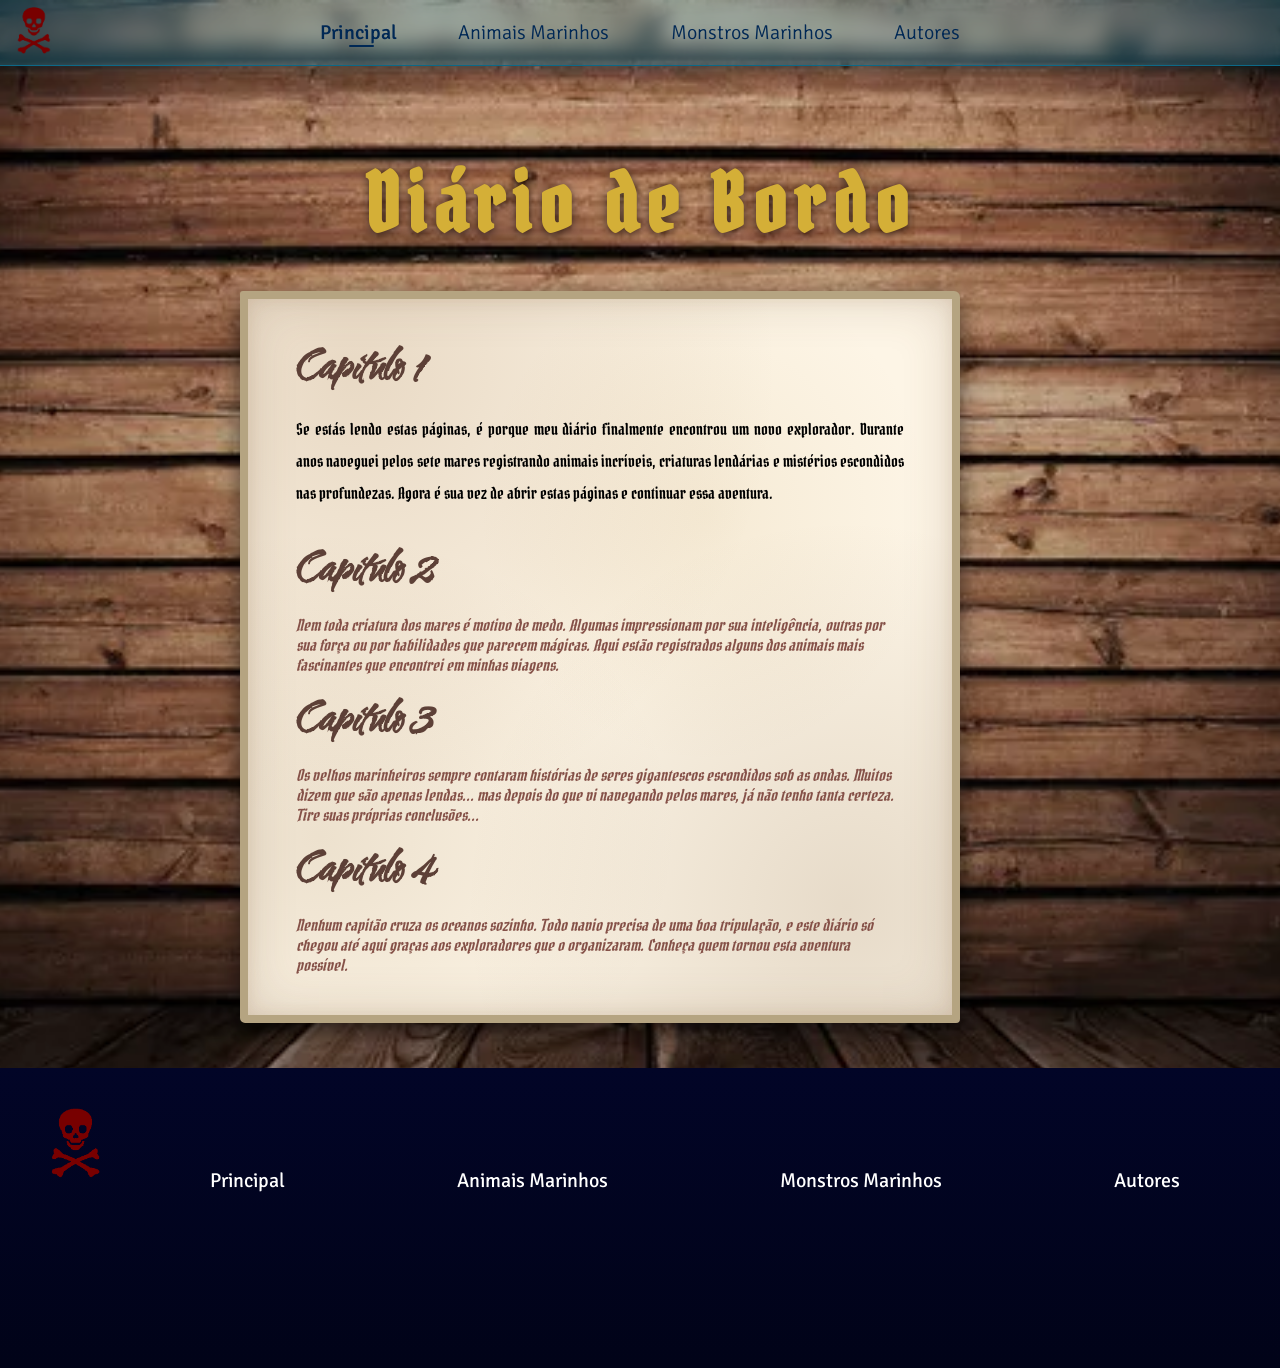
<file: páginas/index.html>
<!DOCTYPE html>
<html lang="pt-BR">

<head>
    <meta charset="UTF-8">
    <meta name="viewport" content="width=device-width, initial-scale=1.0">
    <title>O Bestiário dos Sete Mares</title>
    <link rel="stylesheet" href="../estilos/menu.css">
    <link rel="stylesheet" href="../estilos/inicial.css">
    <link rel="shortcut icon" href="../imagens/favico.ico" type="image/x-icon">
    <link rel="preconnect" href="https://fonts.googleapis.com">
    <link rel="preconnect" href="https://fonts.gstatic.com" crossorigin>
    <link href="https://fonts.googleapis.com/css2?family=Oldenburg&family=Pirata+One&family=Water+Brush&display=swap"
        rel="stylesheet">
    <link rel="stylesheet" href="../estilos/footer.css">
</head>

<body>
    <header>
        <img src="../imagens/caveira.png" alt="logo de uma caveira">
        <nav>
            <ul>
                <li><a href="./index.html" class="selected">Principal</a></li>
                <li><a href="./animais.html">Animais Marinhos</a></li>
                <li><a href="./monstros.html">Monstros Marinhos</a></li>
                <li><a href="./autores.html">Autores</a></li>
            </ul>
        </nav>
    </header>

    <main>
        <h1>Diário de Bordo</h1>

        <div class="capitulos">
            <h2>Capitulo 1</h2>
            <p>Se estás lendo estas páginas, é porque meu diário finalmente encontrou um novo explorador. Durante anos
                naveguei pelos sete mares registrando animais incríveis, criaturas lendárias e mistérios escondidos nas
                profundezas. Agora é sua vez de abrir estas páginas e continuar essa aventura.</p>

            <div class="cards">
                <div class="card-paginas">
                    <h3>Capítulo 2</h3>
                    <a href="animais.html">Nem toda criatura dos mares é motivo de medo. Algumas
                        impressionam por sua inteligência, outras por sua força ou por habilidades que parecem mágicas.
                        Aqui estão registrados alguns dos animais mais fascinantes que encontrei em minhas viagens.</a>
                </div>
                <div class="card-paginas">
                    <h3>Capítulo 3</h3>
                    <a href="monstros.html">Os velhos marinheiros sempre contaram histórias de seres
                        gigantescos escondidos sob as ondas. Muitos dizem que são apenas lendas... mas depois do que vi
                        navegando pelos mares, já não tenho tanta certeza. Tire suas próprias conclusões...</a>
                </div>
                <div class="card-paginas">
                    <h3>Capítulo 4</h3>
                    <a href="autores.html">Nenhum capitão cruza os oceanos sozinho. Todo navio precisa de
                        uma boa tripulação, e este diário só chegou até aqui graças aos exploradores que o organizaram.
                        Conheça quem tornou esta aventura possível.</a>
                </div>
            </div>
        </div>
    </main>
    <footer>
        <img src="../imagens/caveira.png" alt="logo">
        <ul>
            <li><a href="./index.html">Principal</a></li>
            <li><a href="./animais.html">Animais Marinhos</a></li>
            <li><a href="./monstros.html">Monstros Marinhos</a></li>
            <li><a href="./autores.html">Autores</a></li>
        </ul>
    </footer>
</body>

</html>
</file>
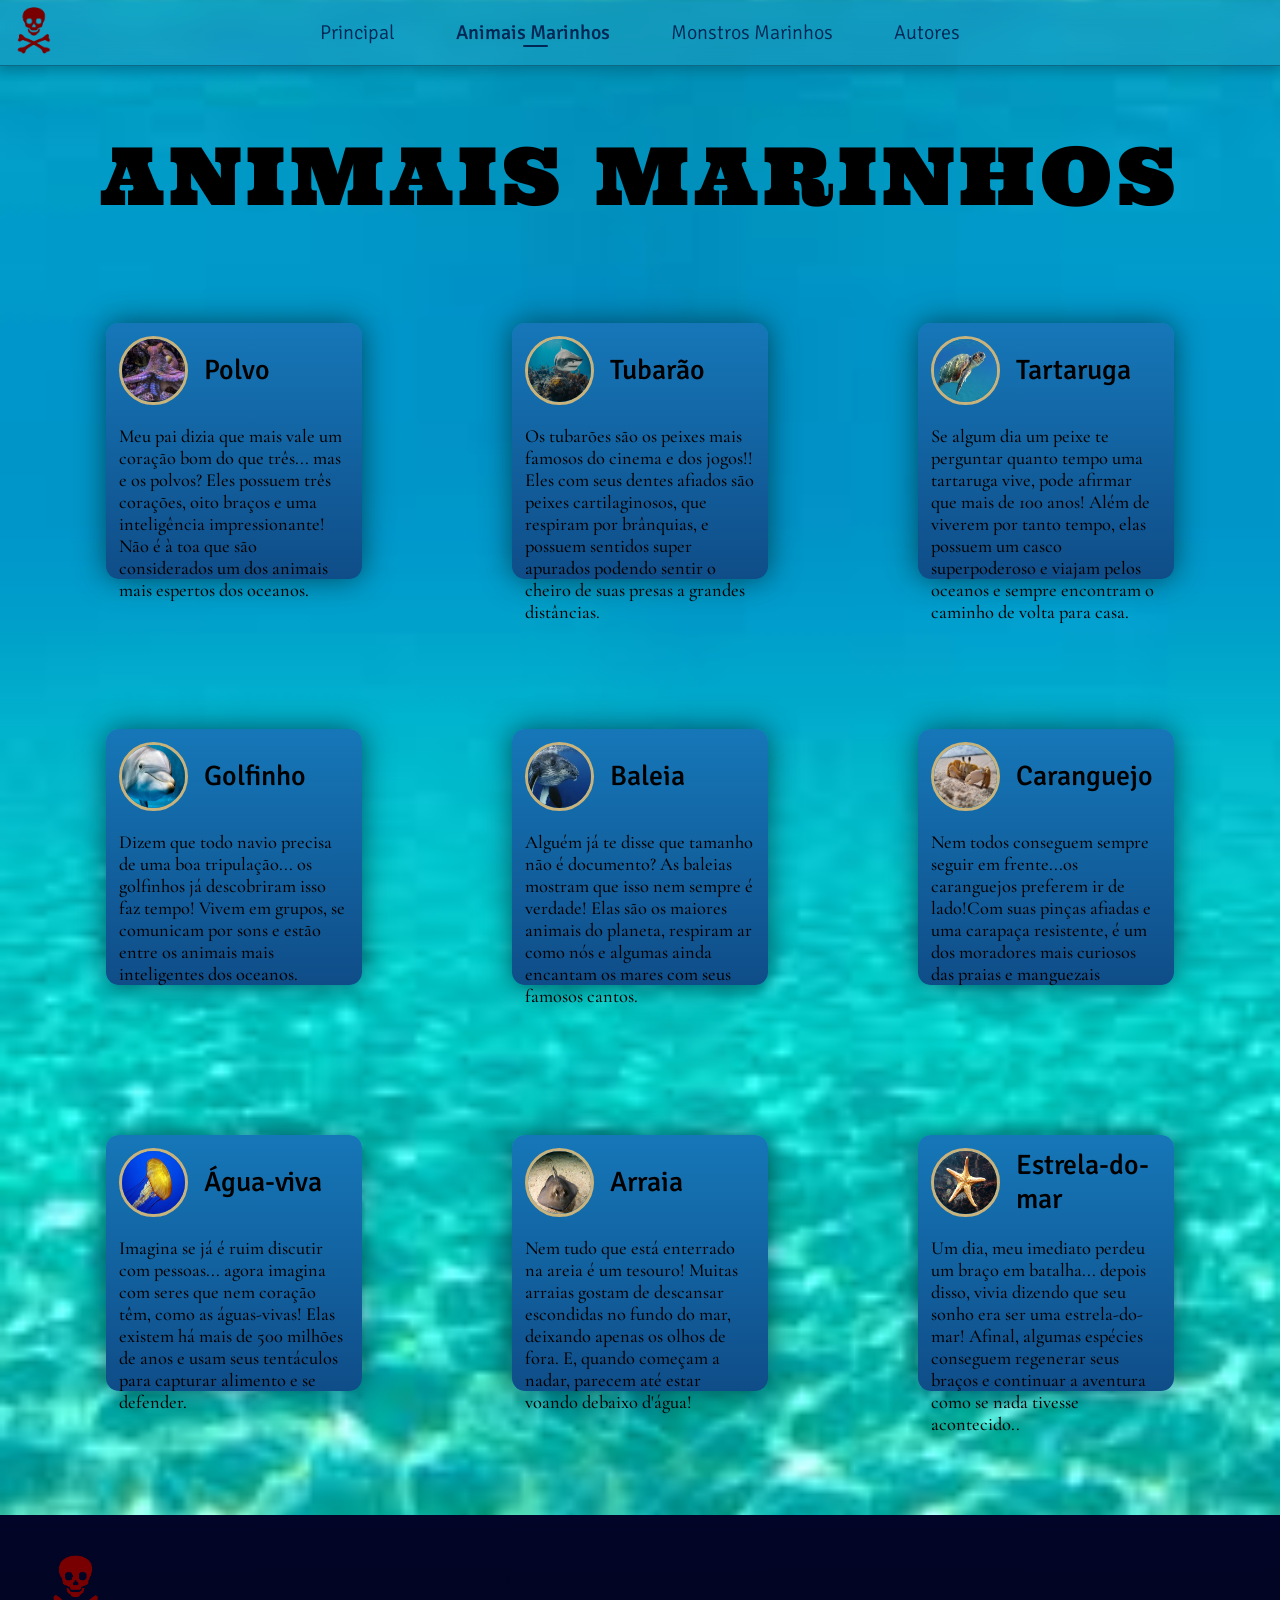
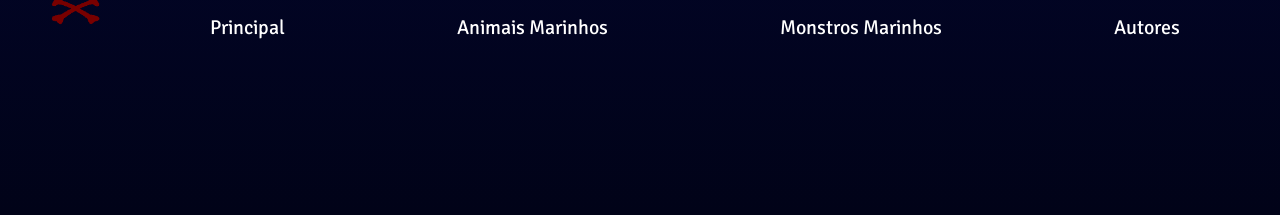
<file: páginas/animais.html>
<!DOCTYPE html>
<html lang="pt-br">

<head>
    <meta charset="UTF-8">
    <meta name="viewport" content="width=device-width, initial-scale=1.0">
    <title>O Bestiário dos Sete Mares</title>
    <link rel="stylesheet" href="../estilos/menu.css">
    <link rel="stylesheet" href="../estilos/animais.css">
    <link rel="shortcut icon" href="../imagens/favico.ico" type="image/x-icon">
    <link rel="stylesheet" href="../estilos/footer.css">
</head>

<body>
    <header>
        <img src="../imagens/caveira.png" alt="logo de uma caveira">
        <nav>
            <ul>
                <li><a href="./index.html">Principal</a></li>
                <li><a href="./animais.html" class="selected">Animais Marinhos</a></li>
                <li><a href="./monstros.html">Monstros Marinhos</a></li>
                <li><a href="./autores.html">Autores</a></li>
            </ul>
        </nav>
    </header>
    <main>
        <h1>ANIMAIS MARINHOS</h1>
        <div>
            <ul>
                <li>
                    <div class="card-animal">
                        <img src="../imagens/polvo.png" alt="Polvo">
                        <h2>Polvo</h2>
                        <p>Meu pai dizia que mais vale um coração bom do que três... mas e os polvos? Eles possuem três
                            corações, oito braços e uma inteligência impressionante! Não é à toa que são considerados
                            um dos animais mais espertos dos oceanos.</p>
                    </div>
                </li>
                <li>
                    <div class="card-animal">
                        <img src="../imagens/tubarao.png" alt="Tubarão">
                        <h2>Tubarão</h2>
                        <p>Os tubarões são os peixes mais famosos do cinema e dos jogos!! Eles com seus dentes afiados
                            são peixes cartilaginosos, que respiram por brânquias, e possuem sentidos super apurados
                            podendo sentir o cheiro de suas presas a grandes distâncias.</p>
                    </div>
                </li>
                <li>
                    <div class="card-animal">
                        <img src="../imagens/tartaruga.jpg" alt="Tartaruga">
                        <h2>Tartaruga</h2>
                        <p>Se algum dia um peixe te perguntar quanto tempo uma tartaruga vive, pode afirmar que mais de
                            100 anos! Além de viverem por tanto tempo, elas possuem um casco superpoderoso e viajam
                            pelos
                            oceanos e sempre encontram o caminho de volta para casa.</p>
                    </div>
                </li>
                <li>
                    <div class="card-animal">
                        <img src="../imagens/golfinho.jpg" alt="Golfinho">
                        <h2>Golfinho</h2>
                        <p>Dizem que todo navio precisa de uma boa tripulação... os golfinhos já descobriram isso
                            faz tempo! Vivem em grupos, se comunicam por sons e estão entre os animais mais inteligentes
                            dos oceanos.
                        </p>
                    </div>
                </li>
                <li>
                    <div class="card-animal">
                        <img src="../imagens/baleia.jpg" alt="Baleia">
                        <h2>Baleia</h2>
                        <p>Alguém já te disse que tamanho não é documento? As baleias mostram que isso nem sempre é
                            verdade! Elas são os maiores animais do planeta, respiram ar como nós e algumas
                            ainda encantam os mares com seus famosos cantos.</p>
                    </div>
                </li>
                <li>
                    <div class="card-animal">
                        <img src="../imagens/caranguejo.jpeg" alt="Caranguejo">
                        <h2>Caranguejo</h2>
                        <p>Nem todos conseguem sempre seguir em frente...os caranguejos preferem ir de lado!Com suas
                            pinças afiadas e uma carapaça resistente, é um dos moradores mais curiosos das praias e
                            manguezais</p>
                    </div>
                </li>
                <li>
                    <div class="card-animal">
                        <img src="../imagens/agua-viva.jpg" alt="Água-viva">
                        <h2>Água-viva</h2>
                        <p>Imagina se já é ruim discutir com pessoas... agora imagina com seres que nem coração têm,
                            como as águas-vivas! Elas existem há mais de 500 milhões de anos e usam seus tentáculos para
                            capturar alimento e se defender.</p>
                    </div>
                </li>
                <li>
                    <div class="card-animal">
                        <img src="../imagens/arraia.jpg" alt="Arraia">
                        <h2>Arraia</h2>
                        <p>
                            Nem tudo que está enterrado na areia é um tesouro! Muitas arraias gostam de descansar
                            escondidas no fundo do mar, deixando apenas os olhos de fora. E, quando começam a nadar,
                            parecem até estar voando debaixo d'água!
                        </p>
                    </div>
                </li>
                <li>
                    <div class="card-animal">
                        <img src="../imagens/estrela-do-mar.jpg" alt="Estrela-do-mar">
                        <h2>Estrela-do-mar</h2>
                        <p>Um dia, meu imediato perdeu um braço em batalha... depois disso, vivia dizendo que seu sonho
                            era ser uma estrela-do-mar! Afinal, algumas espécies conseguem regenerar seus braços e
                            continuar a aventura como se nada tivesse acontecido..</p>
                    </div>
                </li>
            </ul>
        </div>
    </main>
    <footer>
        <img src="../imagens/caveira.png" alt="logo">
        <ul>
            <li><a href="./index.html">Principal</a></li>
            <li><a href="./animais.html">Animais Marinhos</a></li>
            <li><a href="./monstros.html">Monstros Marinhos</a></li>
            <li><a href="./autores.html">Autores</a></li>
        </ul>
    </footer>
</body>

</html>
</file>
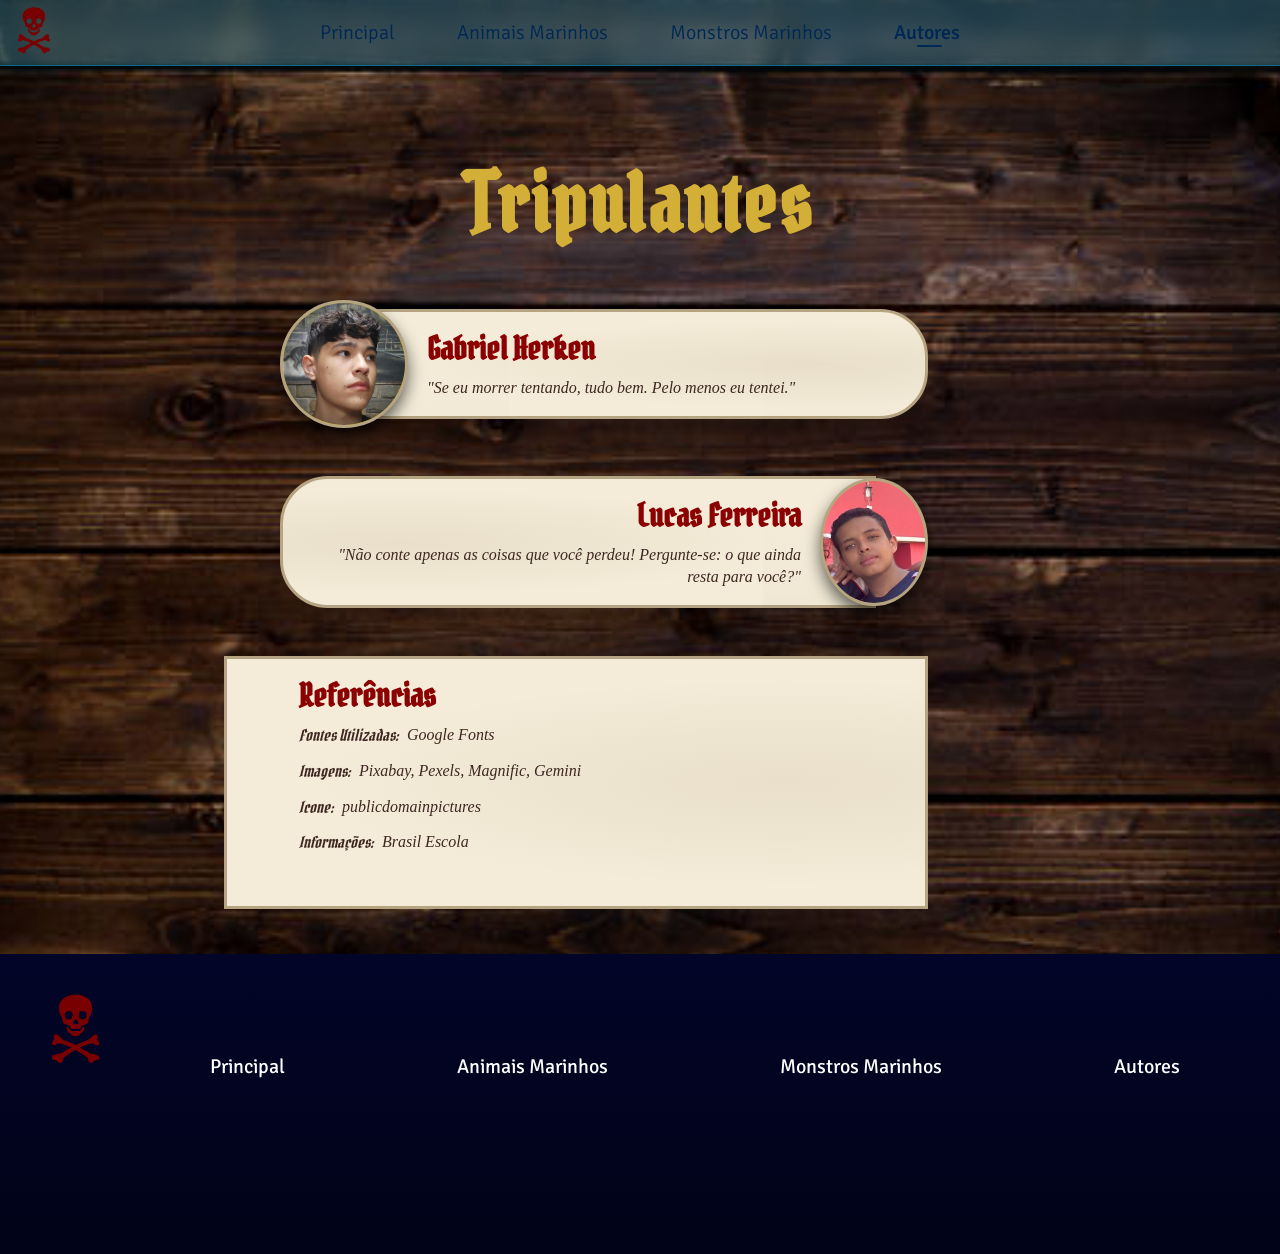
<file: páginas/autores.html>
<!DOCTYPE html>
<html lang="pt-BR">

<head>
    <meta charset="UTF-8">
    <meta name="viewport" content="width=device-width, initial-scale=1.0">
    <title>O Bestiário dos Sete Mares</title>
    <link rel="stylesheet" href="../estilos/menu.css">
    <link rel="stylesheet" href="../estilos/autores.css">
    <link rel="preconnect" href="https://fonts.googleapis.com">
    <link rel="preconnect" href="https://fonts.gstatic.com" crossorigin>
    <link href="https://fonts.googleapis.com/css2?family=Pirata+One&family=Water+Brush&display=swap" rel="stylesheet">
    <link rel="stylesheet" href="../estilos/footer.css">
</head>

<body>
    <header>
        <img src="../imagens/caveira.png" alt="logo de uma caveira">
        <nav>
            <ul>
                <li><a href="./index.html">Principal</a></li>
                <li><a href="./animais.html">Animais Marinhos</a></li>
                <li><a href="./monstros.html">Monstros Marinhos</a></li>
                <li><a href="./autores.html" class="selected">Autores</a></li>
            </ul>
        </nav>
    </header>

    <main>
        <h1>Tripulantes</h1>

        <div class="container-tripulacao">

            <article class="card-tripulante">
                <div class="avatar-foto">
                    <img src="../imagens/gabriel.jpeg" alt="Gabriel Herken">
                </div>
                <div class="autor">
                    <h2>Gabriel Herken</h2>
                    <p class="frase">"Se eu morrer tentando, tudo bem. Pelo menos eu tentei."</p>
                </div>
            </article>

            <article class="card-tripulante invertido">
                <div class="avatar-foto">
                    <img src="../imagens/lucas.jpeg" alt="Lucas Ferreira">
                </div>
                <div class="autor">
                    <h2>Lucas Ferreira</h2>
                    <p class="frase">"Não conte apenas as coisas que você perdeu! Pergunte-se: o que ainda resta para você?"</p>
                </div>
            </article>

            <article class="fontes">
                <h2>Referências</h2>
                <dl>
                    <div class="pares-fonte">
                        <dt>Fontes Utilizadas:</dt>
                        <dd>Google Fonts</dd>
                    </div>

                    <div class="pares-fonte">
                        <dt>Imagens:</dt>
                        <dd>Pixabay, Pexels, Magnific, Gemini</dd>
                    </div>

                    <div class="pares-fonte">
                        <dt>Icone:</dt>
                        <dd>publicdomainpictures</dd>
                    </div>

                    <div class="pares-fonte">
                        <dt>Informações:</dt>
                        <dd>Brasil Escola</dd>
                    </div>
                </dl>
            </article>
        </div>
    </main>
    <footer>
        <img src="../imagens/caveira.png" alt="logo">
        <ul>
            <li><a href="./index.html">Principal</a></li>
            <li><a href="./animais.html">Animais Marinhos</a></li>
            <li><a href="./monstros.html">Monstros Marinhos</a></li>
            <li><a href="./autores.html">Autores</a></li>
        </ul>
    </footer>
</body>

</html>
</file>
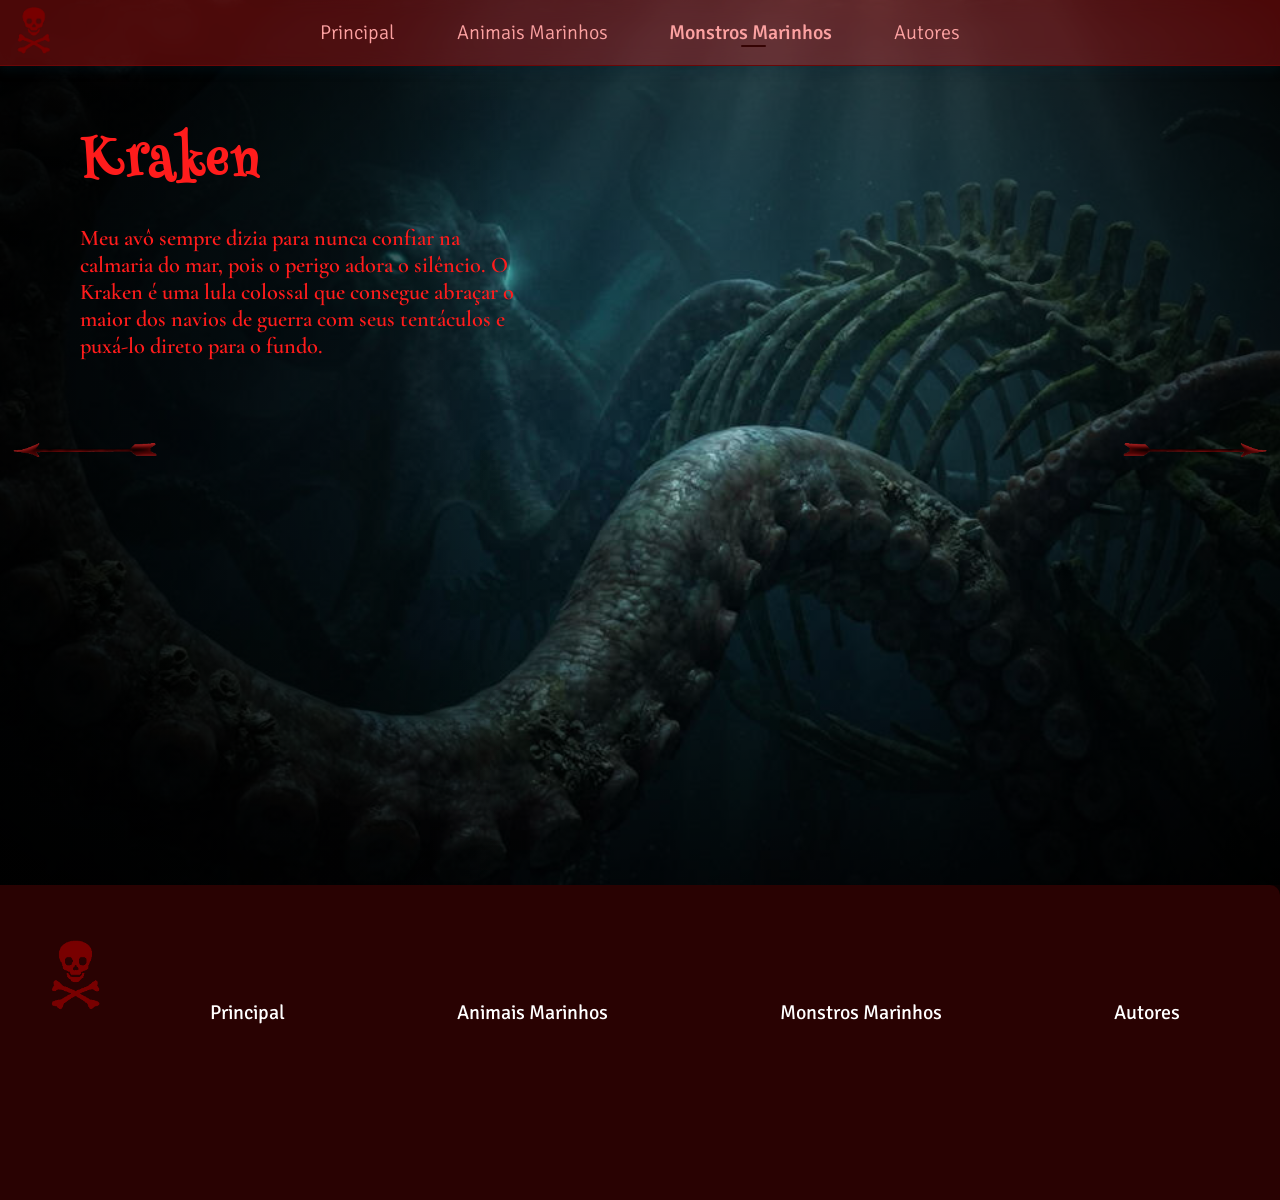
<file: páginas/monstros.html>
<!DOCTYPE html>
<html lang="pt-br">
<head>
    <meta charset="UTF-8">
    <meta name="viewport" content="width=device-width, initial-scale=1.0">
    <title>O Bestiário dos Sete Mares</title>
    <link rel="stylesheet" href="../estilos/menu.css">
    <link rel="stylesheet" href="../estilos/footer.css">
    <link rel="stylesheet" href="../estilos/monstros.css">
    <link rel="shortcut icon" href="../imagens/favico.ico" type="image/x-icon">
</head>
<body>
    <header>
        <img src="../imagens/caveira.png" alt="logo de uma caveira">
        <nav>
            <ul>
                <li><a href="./index.html">Principal</a></li>
                <li><a href="./animais.html">Animais Marinhos</a></li>
                <li><a href="./monstros.html" class="selected">Monstros Marinhos</a></li>
                <li><a href="./autores.html">Autores</a></li>
            </ul>
        </nav>
    </header>
    <main>
        <div id="monsters">
            <div class="monster-div" id="current-monster">
                <div class="leftblack"></div>
                <h1>Monstrozão</h1>
                <p>Lorem ipsum, dolor sit amet consectetur adipisicing elit. Et, debitis earum nisi voluptatibus temporibus recusandae eum sequi, odio dolor fugiat dolorem ut a sunt nemo. Sed cupiditate ipsam veritatis minus.</p>
                <div class="progress anim"></div>
            </div>
            <div class="monster-div" id="next-monster">
                <div class="leftblack"></div>
                <h1>Monstrozão</h1>
                <p>Lorem ipsum, dolor sit amet consectetur adipisicing elit. Et, debitis earum nisi voluptatibus temporibus recusandae eum sequi, odio dolor fugiat dolorem ut a sunt nemo. Sed cupiditate ipsam veritatis minus.</p>
                <div class="progress"></div>
            </div>
        </div>
        <img src="../imagens/leftarrow.png" alt="Monstro Anterior" class="button" id="left-button">
        <img src="../imagens/leftarrow.png" alt="Monstro Posterior" class="button" id="right-button"> 
    </main>
    <footer>
        <img src="../imagens/caveira.png" alt="logo">
        <ul>
            <li><a href="./index.html">Principal</a></li>
            <li><a href="./animais.html">Animais Marinhos</a></li>
            <li><a href="./monstros.html">Monstros Marinhos</a></li>
            <li><a href="./autores.html">Autores</a></li>
        </ul>
    </footer>

    <script>
        const beforeButton = document.getElementById('left-button');
        const nextButton = document.getElementById('right-button');

        const monstersDiv = document.getElementById('monsters');
        const currentDiv = document.getElementById('current-monster');
        const nextDiv = document.getElementById('next-monster');

        let monstros;
        let animating = false;
        let index = 0;
        let changed;

        function changeMonster(direction) {
            if (!animating) {
                if (direction === 'next') {
                    index++;
                    if (index == monstros.length) {
                        index = 0;
                    }

                    nextDiv.style.backgroundImage = `url(../imagens/${monstros[index].url})`;
                    nextDiv.getElementsByTagName('h1')[0].innerText = monstros[index].nome;
                    nextDiv.getElementsByTagName('p')[0].innerText = monstros[index].descricao;
                    currentDiv.getElementsByClassName('progress')[0].classList.remove('anim');
                    nextDiv.getElementsByClassName('progress')[0].classList.remove('anim');
                } else {
                    nextDiv.style.backgroundImage = `url(../imagens/${monstros[index].url})`;
                    nextDiv.getElementsByTagName('h1')[0].innerText = monstros[index].nome;
                    nextDiv.getElementsByTagName('p')[0].innerText = monstros[index].descricao;

                    index--;
                    if (index == -1) {
                        index = monstros.length - 1;
                    }

                    currentDiv.style.backgroundImage = `url(../imagens/${monstros[index].url})`;
                    currentDiv.getElementsByTagName('h1')[0].innerText = monstros[index].nome;
                    currentDiv.getElementsByTagName('p')[0].innerText = monstros[index].descricao;
                    currentDiv.getElementsByClassName('progress')[0].classList.remove('anim');
                }


                animating = true;
                monstersDiv.classList.add(direction === 'next' ? 'nextmonster' : 'lastmonster');
                setTimeout(() => {
                    if (direction === 'next') {
                        currentDiv.style.backgroundImage = `url(../imagens/${monstros[index].url})`;
                        currentDiv.getElementsByTagName('h1')[0].innerText = monstros[index].nome;
                        currentDiv.getElementsByTagName('p')[0].innerText = monstros[index].descricao;
                    }
                    currentDiv.getElementsByClassName('progress')[0].classList.add('anim');

                    monstersDiv.classList.remove(direction === 'next' ? 'nextmonster' : 'lastmonster');
                    changed = Date.now();
                    const lastChanged = changed;
                    animating = false;

                    setTimeout(() => {
                        if (lastChanged == changed) {
                            changeMonster('next');
                        }
                    }, 5000);
                }, 500);
            }
        }

        function startJS() {
            currentDiv.style.backgroundImage = `url(../imagens/${monstros[0].url})`;
            currentDiv.getElementsByTagName('h1')[0].innerText = monstros[0].nome;
            currentDiv.getElementsByTagName('p')[0].innerText = monstros[0].descricao;

            changed = Date.now();
            const lastChanged = changed;

            setTimeout(() => {
                if (lastChanged == changed) {
                    changeMonster('next');
                }
            }, 5000);

            beforeButton.addEventListener('click', () => changeMonster('before'));
            nextButton.addEventListener('click', () => changeMonster('next'));
        }

        fetch('../objetos/monstros.json')
            .then(response => response.json())
            .then(data => {monstros = data; startJS()})
            .catch(error => console.error(error));
    </script>
</body>
</html>
</file>
<file: estilos/menu.css>
@import url('https://fonts.googleapis.com/css2?family=Signika:wght@300..700&display=swap');

* {
    margin: 0;
    padding: 0;
    box-sizing: border-box;
}

header {
    padding: 1.25rem 0;
    position: fixed;
    width: 100%;
    border: 0;
    border-bottom: 1px;
    border-style: solid;
    border-color: rgb(12, 105, 136);
    backdrop-filter: blur(10px);
    background-color: rgba(59, 169, 206, 0.295);
    box-shadow: 0 5px 10px rgba(2, 41, 54, 0.26);
    z-index: 10;
}

header img {
    position: absolute;
    height: calc(3.75rem - 20%);
    top: 10%;
    left: 10px;
}

nav ul {
    display: flex;
    justify-content: space-between;
    font-size: 1.25rem;
    list-style-type: none;
    width: 50%;
    margin: auto;
}

nav a {
    text-decoration: none;
    color: #002855;
    font-family: 'Signika';
    transition: opacity 200ms ease-in-out;
    font-weight: 300;
    position: relative;
}

nav a.selected {
    font-weight: 500;
}

nav a::after {
    content: '';
    width: 0;
    height: 2px;
    background-color: #002855;
    display: block;
    position: absolute;
    left: calc(50% - 10px);
    border-radius: 5px;

    transition: all 50ms ease-in-out;
}

nav a.selected::after {
    width: 25px;
}

nav a:hover::after {
    width: 100%;
    left: 0;
}

nav a:active {
    opacity: .6;
}
</file>
<file: estilos/inicial.css>
@import url('https://fonts.googleapis.com/css2?family=Pirata+One&family=Water+Brush&display=swap');

* {
    margin: 0;
    padding: 0;
    box-sizing: border-box;
}

.pirata-one-regular {
    font-family: "Pirata One";
    font-weight: 400;
    font-style: normal;
}

body {
    background-image: url(../imagens/fundo-madeira.jpg);
    background-repeat: no-repeat;
    background-position: center;
    background-size: cover;
    display: flex;
    flex-direction: column;
    align-items: center;
}

main{
    padding-top: 12vh;
}

h1 {
    font-family: 'Pirata One', cursive;
    font-size: 5rem;
    text-align: center;
    color: #d4af37;
    margin-top: 5vh;
    margin-bottom: 4vh;
    text-shadow: 0 2px 8px rgba(0, 0, 0, 0.6);
    letter-spacing: 0.1em;
}

.capitulos {
    background-color: #fdf5e6;
    background-image: radial-gradient(ellipse at 15% 10%, rgba(139, 90, 43, 0.18) 0%, transparent 50%),
        radial-gradient(ellipse at 85% 85%, rgba(101, 67, 33, 0.15) 0%, transparent 45%),
        radial-gradient(ellipse at 65% 30%, rgba(180, 140, 60, 0.10) 0%, transparent 35%),
        radial-gradient(ellipse at 10% 75%, rgba(120, 80, 30, 0.12) 0%, transparent 40%);

    font-family: 'Pirata One', cursive;
    max-width: 50em;
    width: 90%;
    padding: 2.5em 3em;
        box-shadow:
        0 0.5rem 1.5em  rgba(0,   0,   0,   0.6),
        inset 0 0 50px  rgba(101, 67,  33,  0.20),
        inset 0 0 15px  rgba(139, 90,  43,  0.12);
    border: 0.5rem solid #b5a481;
    border-radius: 3px 6px 4px 5px;
    margin-bottom: 5vh;
    box-sizing: border-box;
    overflow: hidden;
}

.capitulos h2, h3{
    font-family: 'Water Brush', cursive;
    font-size: 2.5rem;
    margin-top: 0;
    margin-bottom: 1rem;
    color: #5d4037;
}

.capitulos p {
    font-size: 1rem;
    line-height: 2;
    text-align: justify;
    margin-bottom: 2rem;
}

.cards {
    display: flex;
    flex-direction: column;
    gap: 1rem;
}

.card-paginas a {
    color: #855148;
    text-decoration: none;
    font-size: 1rem;
    font-style: italic;
    display: inline-block;
    transition: color 0.2s, transform 0.2;
}

.card-paginas a:hover {
    color: #8b0000;
    transform: translateX(0.3rem);
    text-decoration: underline;
}
</file>
<file: estilos/footer.css>
@import url('https://fonts.googleapis.com/css2?family=Signika:wght@300..700&display=swap');

footer {
    background-image: linear-gradient(rgb(2, 5, 39), rgb(1, 3, 24));
    display: flex;
    position: relative;
    min-height: 300px;
}

footer img {
    position: absolute;
    width: 70px;
    top: 40px;
    left: 40px
}

footer ul {
    margin-left: 110px;
    margin-top: 100px;
    display: flex;
    justify-content: space-between;
    width: calc(100vw - 110px);
    padding: 0 100px;
    list-style-type: none;
}

footer a {
    color: white;
    text-decoration: none;
    font-family: 'Signika';
    font-size: 1.25rem;
}

footer a:hover {
    text-decoration: underline;
}
</file>
<file: estilos/animais.css>
@import url('https://fonts.googleapis.com/css2?family=Ultra&display=swap');
@import url('https://fonts.googleapis.com/css2?family=Signika:wght@300..700&display=swap');
@import url('https://fonts.googleapis.com/css2?family=Cormorant+Garamond:ital,wght@0,300..700;1,300..700&display=swap');

* {
    margin: 0;
    padding: 0;
    box-sizing: border-box;
}

main {
    padding-top: calc(1.25rem * 3 + 4rem);
    padding-bottom: calc(1.25rem * 3 + 4rem);
}

h1 {
    text-align: center;
    font-size: 5rem;
    font-family: 'Ultra';
    letter-spacing: 5px;
    font-weight: 100;
}

body {
    background-image: url('../imagens/fundo-do-mar.png');
    background-size: contain;
}

main>div {
    width: fit-content;
    margin: 6rem auto 0;
}

main ul {
    list-style-type: none;
    display: grid;
    grid-template-columns: 20vw 20vw 20vw;
    gap: 150px;
}

li:has(.card-animal) {
    width: 20vw;
    height: 20vw;
    background: linear-gradient(180deg, #1677b8, #0f4d88);
    border-radius: 5%;
    box-shadow: 0 0 30px rgba(2, 41, 54, 0.726);
}

.card-animal {
    display: grid;
    grid-template-columns: 30% 1fr;
    padding-left: 5%;
    padding-top: 5%;
    padding-right: 5%;
    row-gap: 20px;
}

.card-animal img {
    width: 100%;
    aspect-ratio: 1;
    border-radius: 50%;
    grid-column: 1 / 2;
    border:3px solid #c9b37d;
}

.card-animal h2 {
    font-family: 'Signika';
    font-weight: 500;
    grid-column: 2 / 3;
    font-size: 1.75rem;
    margin-top: auto;
    margin-bottom: auto;
    margin-left: 1rem;
}

.card-animal p {
    grid-column: 1 / 3;
    font-size: 1.15rem;
    font-family: 'Cormorant Garamond';
    font-weight: 500;
}
</file>
<file: estilos/autores.css>
@import url('https://fonts.googleapis.com/css2?family=Pirata+One&family=Water+Brush&display=swap');

* {
    margin: 0;
    padding: 0;
    box-sizing: border-box;
}

body {
    background-image: url(../imagens/fundo-madeira-escura.jpg);
    background-repeat: no-repeat;
    background-position: center;
    background-size: cover;
    color: #f5f2eb;
    display: flex;
    flex-direction: column;
    align-items: center;
}

header {
    width: 100%;
}

main {
    padding-top: 12vh;
    min-height: 100vh;
}

h1 {
    font-family: 'Pirata One', cursive;
    font-size: 5rem;
    text-align: center;
    margin-top: 5vh;
    margin-bottom: 5vh;
    letter-spacing: 0.2rem;
    color: #d4af37;
}

.container-tripulacao {
    width: 90%;
    max-width: 45rem;
    display: flex;
    flex-direction: column;    
    gap: 3rem;
    margin-bottom: 5vh;
}

.card-tripulante {
    display: flex;
    align-items: center;
    width: 100%;
}

.avatar-foto {
    height: 8rem;
    background-color: #d4af37;
    border: 0.2rem solid #b5a481;
    border-radius: 50%;
    overflow: hidden;
    display: flex;
    justify-content: center;
    align-items: center;
    box-shadow: 0 0.5rem 1rem rgba(0, 0, 0, 0.6);
    z-index: 2;
    aspect-ratio: 1;
}

.avatar-foto img {
    width: 100%;
    height: 100%;
    object-fit: cover;
}

.autor{
    border-radius: 0 3rem 3rem 0;
}

.autor, .fontes {
    background-color:#f4ecd8;
    color: #3e2723;
    padding: 1rem 2rem 1rem 4.5rem;
    margin-left: -3.5rem;
    border: 0.2rem solid #b5a481;
    box-shadow: 0 8rem 15rem rgba(0, 0, 0, 0.4);
    flex-grow: 1;
    background-image: radial-gradient(ellipse at 80% 50%, rgba(101, 67, 33, 0.08) 0%, transparent 60%);
}

.autor h2,  .fontes h2{
    font-family: 'Pirata One', cursive;
    font-size: 2rem;
    margin: 0 0 0.5rem 0;
    color: #8b0000;
}

.autor .frase, .fontes dd{
    font-family: 'Oldenburg', cursive;
    font-size: 1rem;
    font-style: italic;
    margin: 0;
    line-height: 1.4;
}

.fontes dt{
     font-family: 'Pirata One', cursive;
    font-size: 1rem;
    font-style: italic;
    margin: 0;
    line-height: 1.4;
}

.fontes dl {
    display: flex;
    flex-direction: column;
    gap: 1.5vh; 
    margin-bottom: 4vh;
}

.fontes dl .pares-fonte {
    display: flex;
    flex-direction: row;
    flex-wrap: wrap; 
    gap: 8px; 
}
.card-tripulante.invertido {
    flex-direction: row-reverse;
}

.card-tripulante.invertido .autor {
    margin-left: 0;    
    margin-right: -3.5rem;    
    padding: 1rem 4.5rem 1rem 2rem; 
    border-radius: 3rem 0 0 3rem;   
    text-align: right;    
}

.card-tripulante.invertido .autor {
    background-image: radial-gradient(ellipse at 20% 50%, rgba(101, 67, 33, 0.08) 0%, transparent 60%);
}

.card-tripulante, .card-tripulante.invertido, .fontes{
    transition: 0.3s ease;
}

.card-tripulante:hover, .fontes:hover, .card-tripulante.invertido:hover{
    transform: translateY(-4vh);
}
</file>
<file: estilos/monstros.css>
@import url('https://fonts.googleapis.com/css2?family=Henny+Penny&display=swap');
@import url('https://fonts.googleapis.com/css2?family=Cormorant+Garamond:ital,wght@0,300..700;1,300..700&display=swap');

* {
    margin: 0;
    padding: 0;
    box-sizing: border-box;
}

html {
    overflow-x: hidden;
}

main {
    height: 100vh;
}

.button {
    position: absolute;
    height: 100px;
    top: calc(50vh - 50px);
    transition: opacity 100ms ease-in;
}

.button:hover {
    cursor: pointer;
    opacity: 0.5;
}

.button:active {
    animation-duration: 100ms;
    animation-iteration-count: 2;
    animation-timing-function: ease-in-out;
    animation-direction: alternate;
}

@keyframes leftclick {
    from {
        left: 10px;
    }

    to {
        left: 0px;
    }
}

@keyframes rightclick {
    from {
        right: 10px;
    }

    to {
        right: 0px;
    }
}

#left-button {
    left: 10px;
}

#left-button:active {
    animation-name: leftclick;
}

#right-button {
    right: 10px;
    transform: scaleX(-1);
}

#right-button:active {
    animation-name: rightclick;
}

#monsters {
    width: 200vw;
    height: 100vh;
    display: flex;
}

.monster-div {
    width: 100vw;
    height: 100vh;
    background-image: url('../imagens/agua-viva.jpg');
    background-size: cover;
    background-position: center;
    padding-top: 10vh;
}

.monster-div::before {
    content: '';
    background-image: radial-gradient(#0000, #000f);
    width: 100vw;
    height: 100vh;
    display: inline-block;
    position: absolute;
    top: 0;
}

.nextmonster {
    animation-name: nextmonster;
    animation-duration: 500ms;
    animation-timing-function: ease-in-out;
    animation-fill-mode: both;
}

.lastmonster {
    animation-name: lastmonster;
    animation-duration: 500ms;
    animation-timing-function: ease-in-out;
    animation-fill-mode: both;
}

@keyframes nextmonster {
    from {
        transform: translateX(0);
    }

    to {
        transform: translateX(-100vw);
    }
}

@keyframes lastmonster {
    from {
        transform: translateX(-100vw);
    }

    to {
        transform: translateX(0);
    }
}

.monster-div h1 {
    color:rgb(255, 28, 28);
    position: relative;
    font-family: 'Henny Penny';
    font-size: 3rem;
    margin-top: 2rem;
    margin-left: 5rem;
    letter-spacing: 3px;
}

.monster-div p {
    color:rgb(255, 28, 28);
    position: relative;
    font-family: 'Cormorant Garamond';
    font-size: 1.4rem;
    margin-top: 1rem;
    margin-left: 5rem;
    display: inline-block;
    width: 40ch;
    font-weight: 600;
}

header {
    border-color: rgb(107, 7, 7);
    background-color: rgba(255, 28, 28, 0.295);
}

nav a {
    color: rgb(252, 161, 161);
}

nav a::after {
    background-color: rgb(53, 3, 3);
}

footer {
    background-color: rgb(41, 2, 2);
    background-image: none;
}

.leftblack {
    width: 40vw;
    height: 100vh;
    position: absolute;
    top: 0;
    background-image: linear-gradient(to right,rgba(0, 0, 0, 0.616), rgba(0, 0, 0, 0.418) 75%,#0000);
}

.progress {
    position: absolute;
    bottom: 0;
    width: 100vw;
    height: 15px;
    background-color: #0a0000;
}

.progress::after {
    content: '';
    width: 0;
    height: 15px;
    background-color: rgb(41, 2, 2);
    display: block;
    border-top-right-radius: 10px;
}

.progress.anim::after {
    animation: progressbar 5s linear forwards;
}

@keyframes progressbar {
    from {width: 0;}
    to {width: 100vw;}
}
</file>
